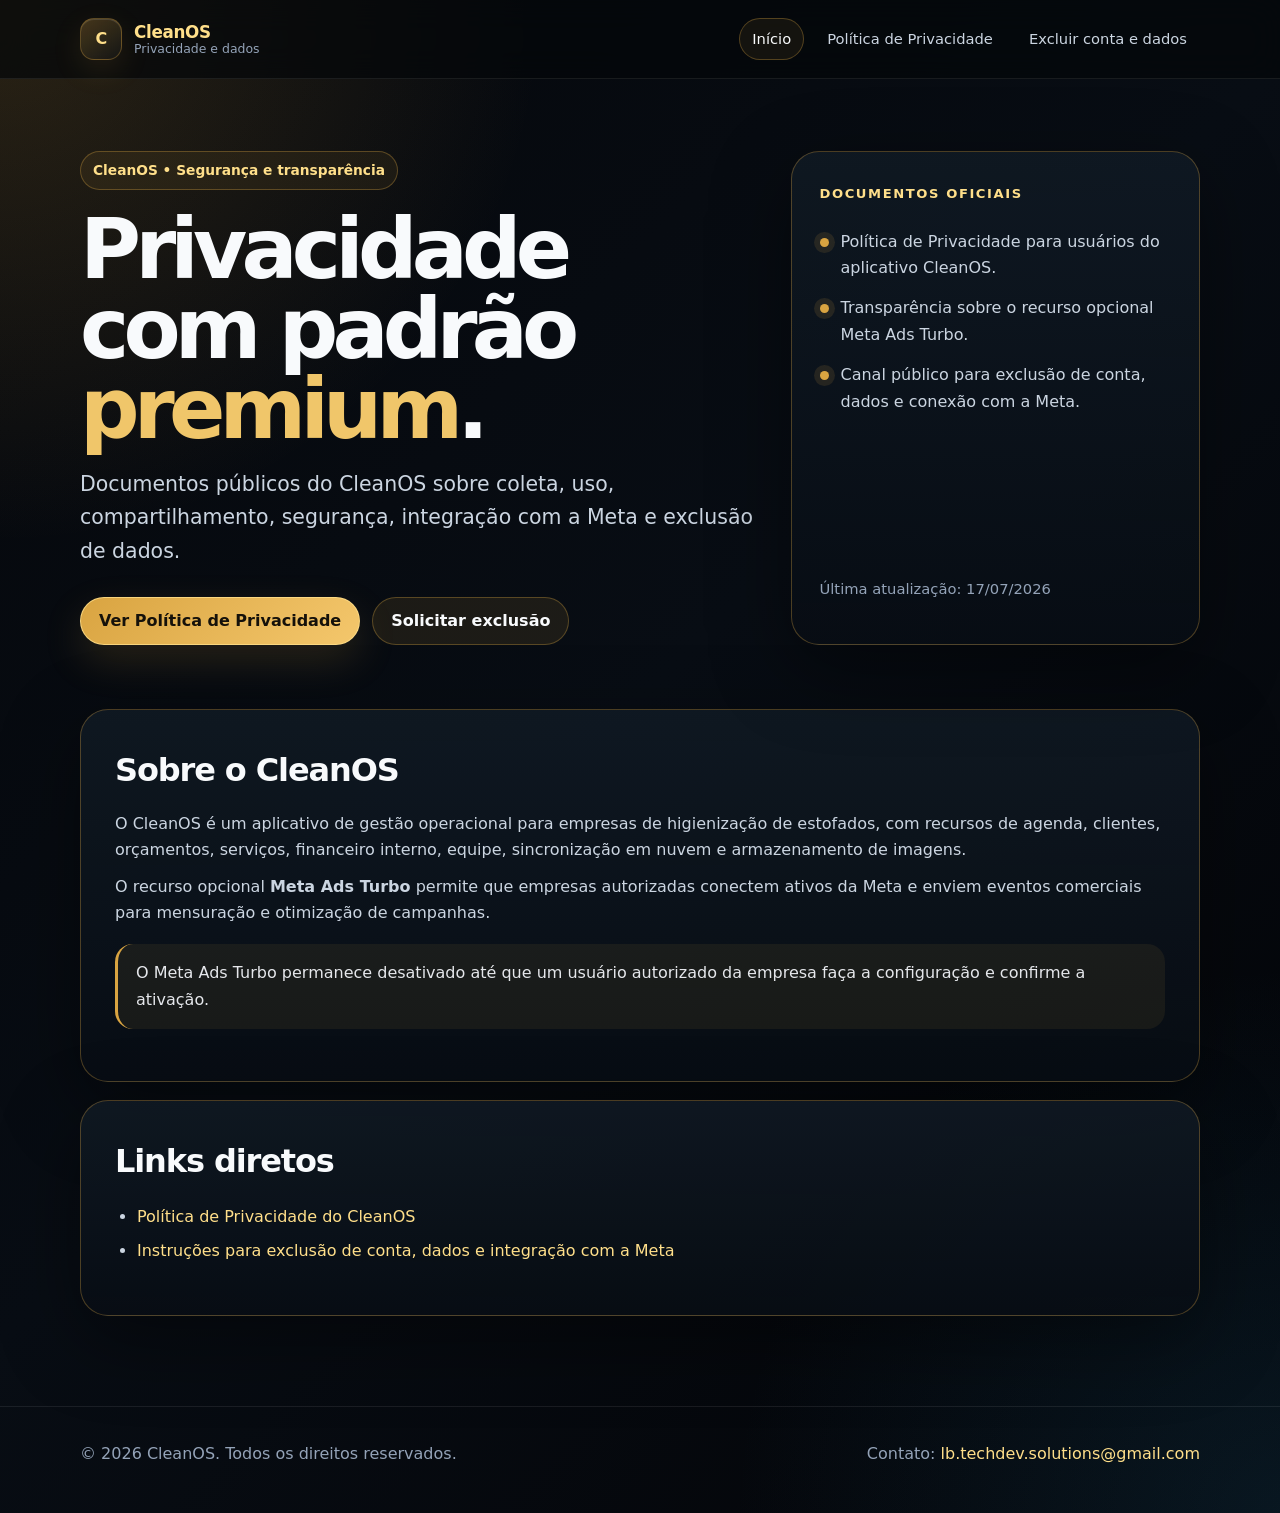
<file: index.html>
<!doctype html>
<html lang="pt-BR">
<head>
    <meta charset="utf-8">
    <meta name="viewport" content="width=device-width, initial-scale=1">
    <title>CleanOS — Privacidade e Dados</title>
    <meta name="description" content="Páginas oficiais de privacidade, segurança de dados e solicitação de exclusão de conta do CleanOS.">
    <link rel="stylesheet" href="styles.css">
</head>
<body>
<header class="header">
    <div class="container nav">
        <a class="brand" href="index.html" aria-label="CleanOS">
            <span class="brand-mark">C</span>
            <span class="brand-text">
                <span class="brand-title">CleanOS</span>
                <span class="brand-subtitle">Privacidade e dados</span>
            </span>
        </a>
        <nav class="nav-links" aria-label="Navegação principal">
            <a class="active" href="index.html">Início</a>
            <a href="privacy.html">Política de Privacidade</a>
            <a href="delete-account.html">Excluir conta e dados</a>
        </nav>
    </div>
</header>

<section class="hero">
    <div class="container hero-grid">
        <div>
            <span class="eyebrow">CleanOS • Segurança e transparência</span>
            <h1>Privacidade com padrão <span>premium</span>.</h1>
            <p class="lead">Documentos públicos do CleanOS sobre coleta, uso, compartilhamento, segurança, integração com a Meta e exclusão de dados.</p>
            <div class="actions">
                <a class="button primary" href="privacy.html">Ver Política de Privacidade</a>
                <a class="button" href="delete-account.html">Solicitar exclusão</a>
            </div>
        </div>
        <aside class="hero-card">
            <div>
                <span class="badge">Documentos oficiais</span>
                <ul class="meta-list">
                    <li>Política de Privacidade para usuários do aplicativo CleanOS.</li>
                    <li>Transparência sobre o recurso opcional Meta Ads Turbo.</li>
                    <li>Canal público para exclusão de conta, dados e conexão com a Meta.</li>
                </ul>
            </div>
            <p class="small">Última atualização: 17/07/2026</p>
        </aside>
    </div>
</section>

<main class="main">
    <div class="container">
        <section class="card">
            <h2>Sobre o CleanOS</h2>
            <p>O CleanOS é um aplicativo de gestão operacional para empresas de higienização de estofados, com recursos de agenda, clientes, orçamentos, serviços, financeiro interno, equipe, sincronização em nuvem e armazenamento de imagens.</p>
            <p>O recurso opcional <strong>Meta Ads Turbo</strong> permite que empresas autorizadas conectem ativos da Meta e enviem eventos comerciais para mensuração e otimização de campanhas.</p>
            <div class="notice">O Meta Ads Turbo permanece desativado até que um usuário autorizado da empresa faça a configuração e confirme a ativação.</div>
        </section>

        <section class="card">
            <h2>Links diretos</h2>
            <ul>
                <li><a href="privacy.html">Política de Privacidade do CleanOS</a></li>
                <li><a href="delete-account.html">Instruções para exclusão de conta, dados e integração com a Meta</a></li>
            </ul>
        </section>
    </div>
</main>

<footer class="footer">
    <div class="container footer-grid">
        <span>© 2026 CleanOS. Todos os direitos reservados.</span>
        <span>Contato: <a href="mailto:lb.techdev.solutions@gmail.com">lb.techdev.solutions@gmail.com</a></span>
    </div>
</footer>
</body>
</html>
</file>
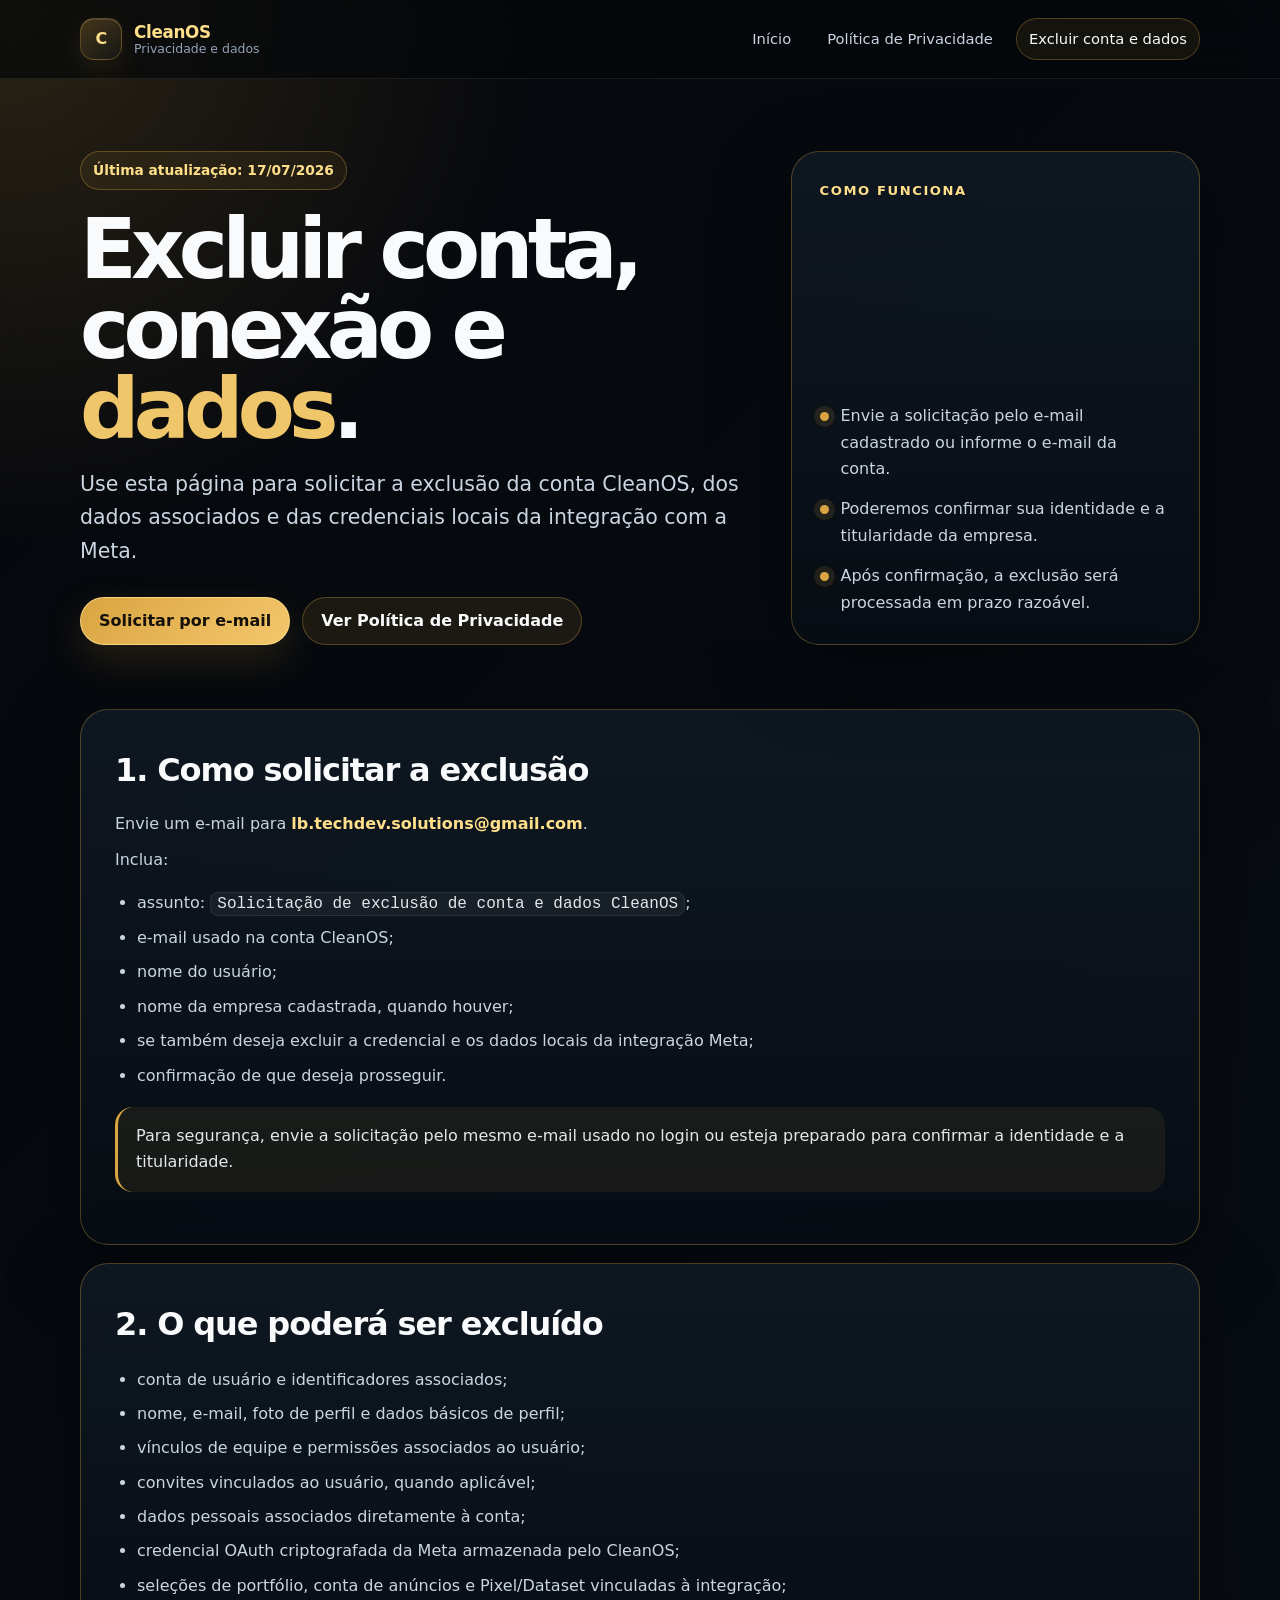
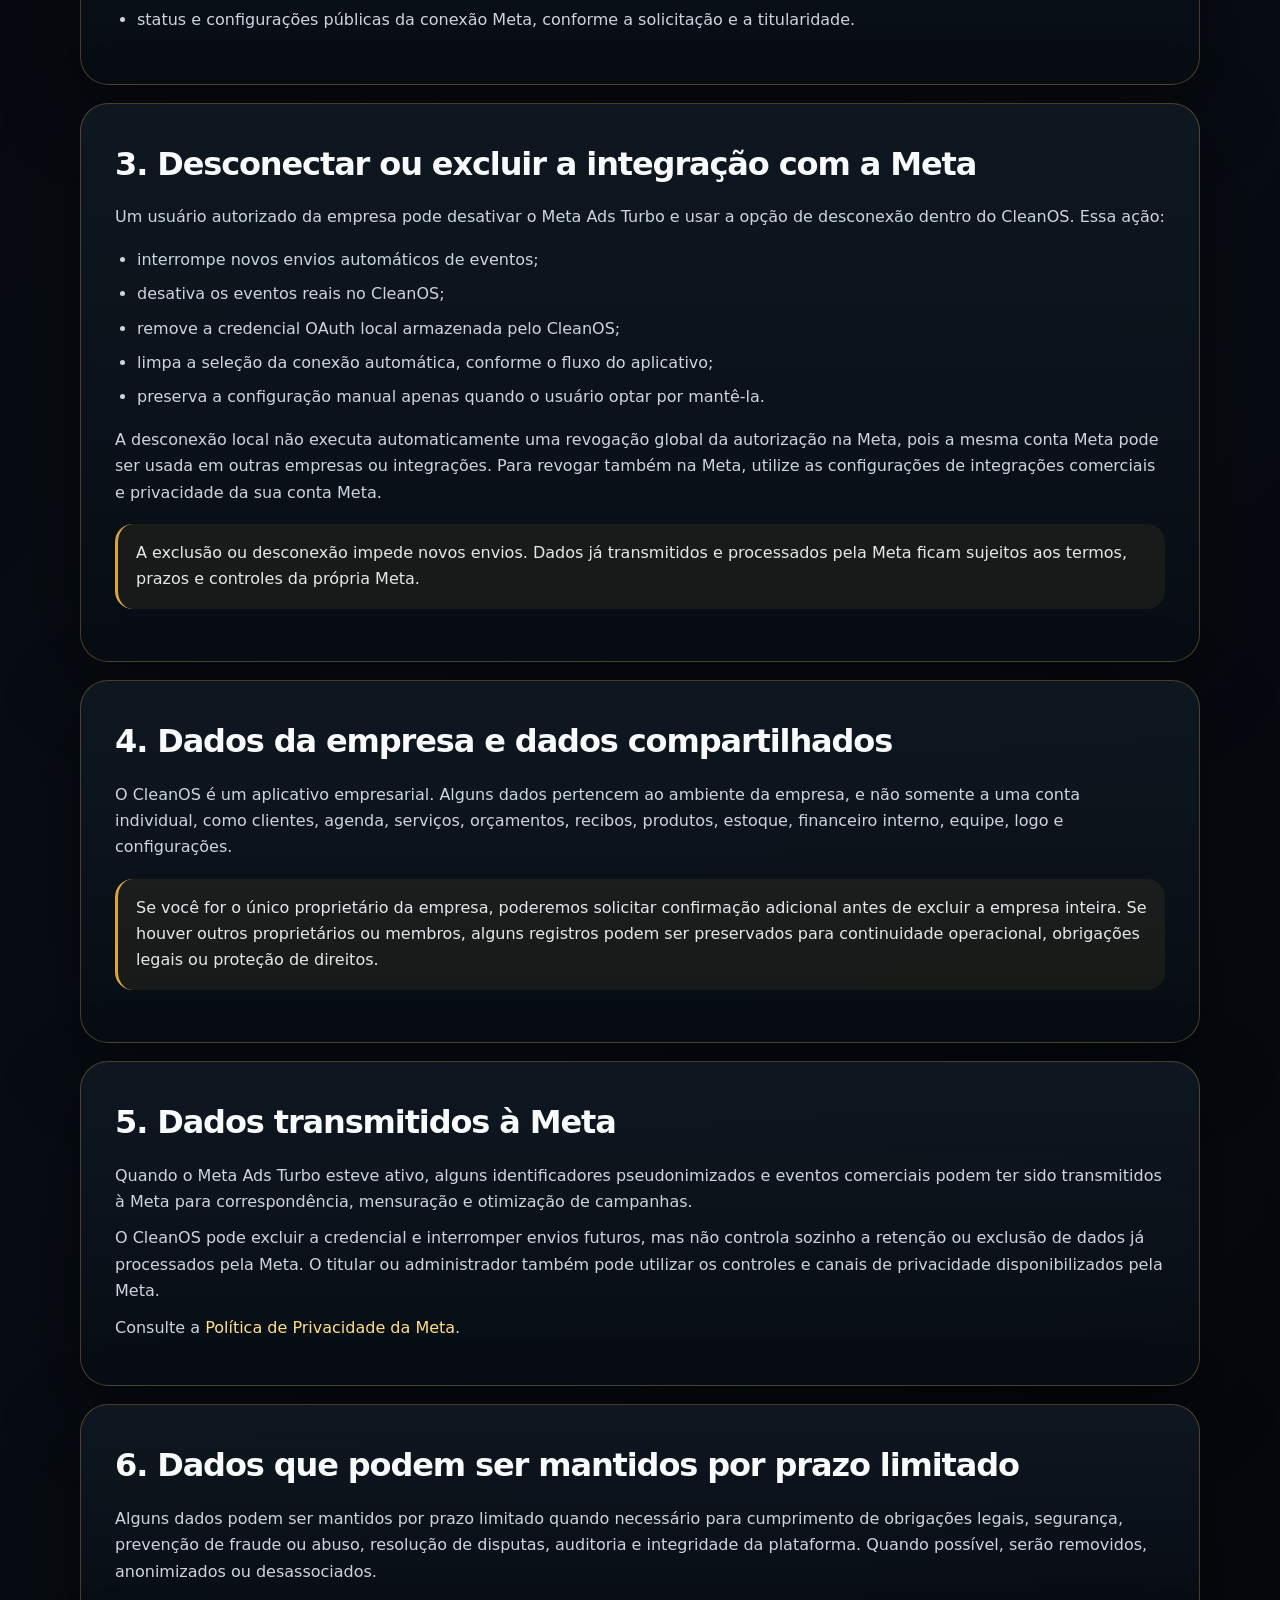
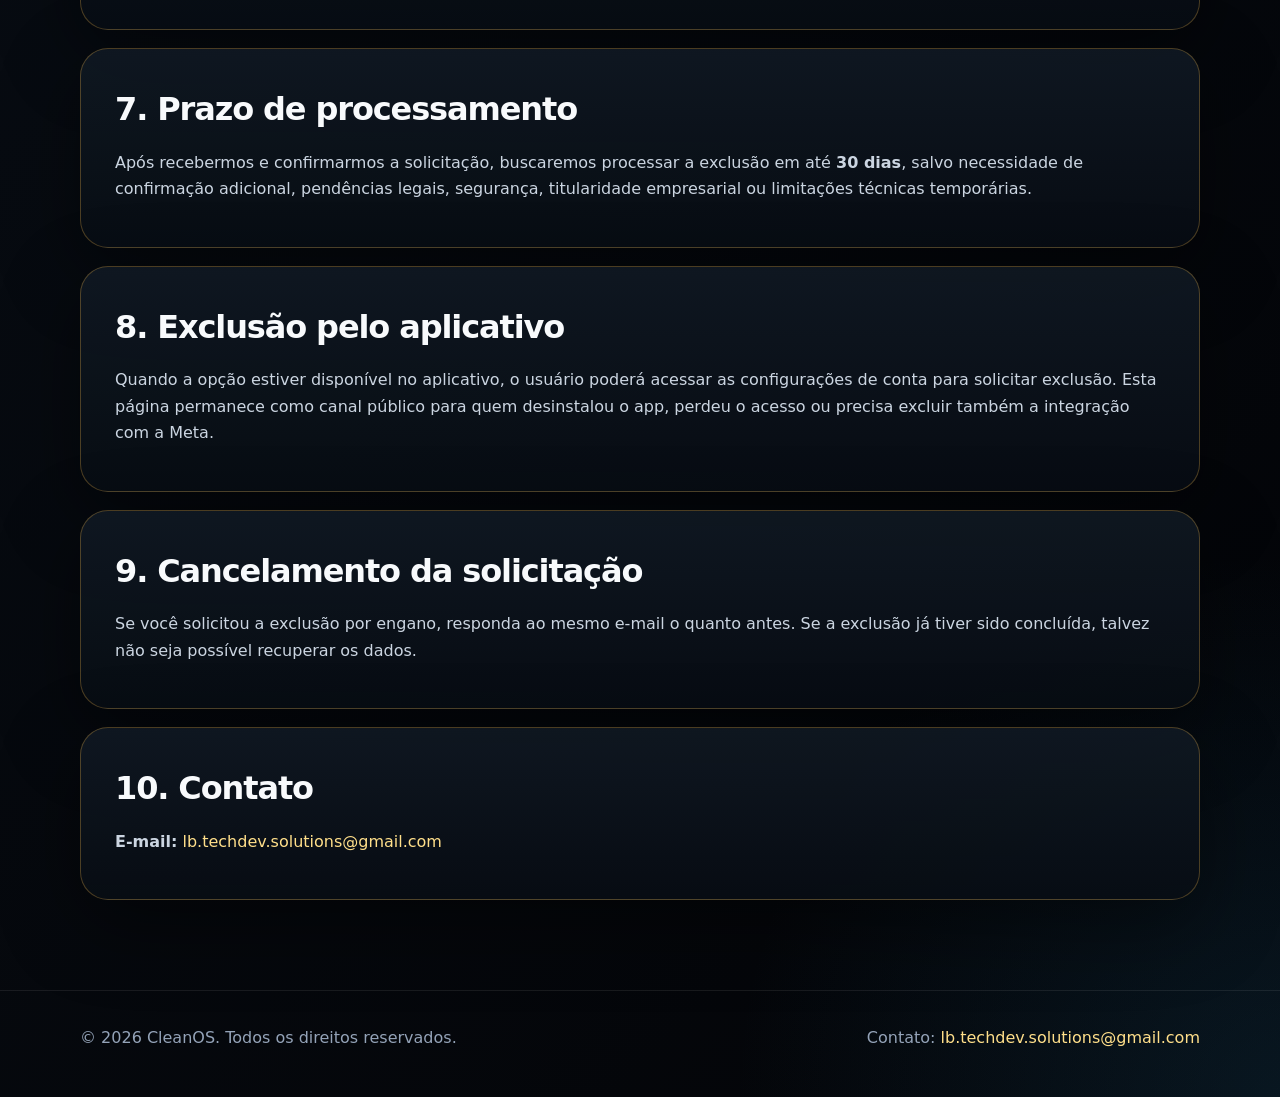
<file: delete-account.html>
<!doctype html>
<html lang="pt-BR">
<head>
    <meta charset="utf-8">
    <meta name="viewport" content="width=device-width, initial-scale=1">
    <title>Exclusão de Conta, Dados e Integração Meta — CleanOS</title>
    <meta name="description" content="Página para solicitar exclusão de conta, dados e credenciais da integração Meta do CleanOS.">
    <link rel="stylesheet" href="styles.css">
</head>
<body>
<header class="header">
    <div class="container nav">
        <a class="brand" href="index.html" aria-label="CleanOS">
            <span class="brand-mark">C</span>
            <span class="brand-text">
                <span class="brand-title">CleanOS</span>
                <span class="brand-subtitle">Privacidade e dados</span>
            </span>
        </a>
        <nav class="nav-links" aria-label="Navegação principal">
            <a href="index.html">Início</a>
            <a href="privacy.html">Política de Privacidade</a>
            <a class="active" href="delete-account.html">Excluir conta e dados</a>
        </nav>
    </div>
</header>

<section class="hero">
    <div class="container hero-grid">
        <div>
            <span class="eyebrow">Última atualização: 17/07/2026</span>
            <h1>Excluir conta, conexão e <span>dados</span>.</h1>
            <p class="lead">Use esta página para solicitar a exclusão da conta CleanOS, dos dados associados e das credenciais locais da integração com a Meta.</p>
            <div class="actions">
                <a class="button primary" href="mailto:lb.techdev.solutions@gmail.com?subject=Solicita%C3%A7%C3%A3o%20de%20exclus%C3%A3o%20de%20conta%20e%20dados%20CleanOS&body=Ol%C3%A1%2C%20quero%20solicitar%20a%20exclus%C3%A3o%20da%20minha%20conta%20e%20dos%20dados%20associados%20ao%20CleanOS.%0A%0AE-mail%20da%20conta%3A%20%0ANome%3A%20%0ANome%20da%20empresa%20no%20CleanOS%3A%20%0ATamb%C3%A9m%20desejo%20excluir%20a%20credencial%20da%20integra%C3%A7%C3%A3o%20Meta%3A%20Sim%2FN%C3%A3o%0AMotivo%20%28opcional%29%3A%20%0A%0AConfirmo%20que%20desejo%20prosseguir%20com%20a%20solicita%C3%A7%C3%A3o.">Solicitar por e-mail</a>
                <a class="button" href="privacy.html">Ver Política de Privacidade</a>
            </div>
        </div>
        <aside class="hero-card">
            <span class="badge">Como funciona</span>
            <ul class="meta-list">
                <li>Envie a solicitação pelo e-mail cadastrado ou informe o e-mail da conta.</li>
                <li>Poderemos confirmar sua identidade e a titularidade da empresa.</li>
                <li>Após confirmação, a exclusão será processada em prazo razoável.</li>
            </ul>
        </aside>
    </div>
</section>

<main class="main">
<div class="container">

<section class="card">
    <h2>1. Como solicitar a exclusão</h2>
    <p>Envie um e-mail para <strong><a href="mailto:lb.techdev.solutions@gmail.com">lb.techdev.solutions@gmail.com</a></strong>.</p>
    <p>Inclua:</p>
    <ul>
        <li>assunto: <span class="code">Solicitação de exclusão de conta e dados CleanOS</span>;</li>
        <li>e-mail usado na conta CleanOS;</li>
        <li>nome do usuário;</li>
        <li>nome da empresa cadastrada, quando houver;</li>
        <li>se também deseja excluir a credencial e os dados locais da integração Meta;</li>
        <li>confirmação de que deseja prosseguir.</li>
    </ul>
    <div class="notice">Para segurança, envie a solicitação pelo mesmo e-mail usado no login ou esteja preparado para confirmar a identidade e a titularidade.</div>
</section>

<section class="card">
    <h2>2. O que poderá ser excluído</h2>
    <ul>
        <li>conta de usuário e identificadores associados;</li>
        <li>nome, e-mail, foto de perfil e dados básicos de perfil;</li>
        <li>vínculos de equipe e permissões associados ao usuário;</li>
        <li>convites vinculados ao usuário, quando aplicável;</li>
        <li>dados pessoais associados diretamente à conta;</li>
        <li>credencial OAuth criptografada da Meta armazenada pelo CleanOS;</li>
        <li>seleções de portfólio, conta de anúncios e Pixel/Dataset vinculadas à integração;</li>
        <li>status e configurações públicas da conexão Meta, conforme a solicitação e a titularidade.</li>
    </ul>
</section>

<section class="card">
    <h2>3. Desconectar ou excluir a integração com a Meta</h2>
    <p>Um usuário autorizado da empresa pode desativar o Meta Ads Turbo e usar a opção de desconexão dentro do CleanOS. Essa ação:</p>
    <ul>
        <li>interrompe novos envios automáticos de eventos;</li>
        <li>desativa os eventos reais no CleanOS;</li>
        <li>remove a credencial OAuth local armazenada pelo CleanOS;</li>
        <li>limpa a seleção da conexão automática, conforme o fluxo do aplicativo;</li>
        <li>preserva a configuração manual apenas quando o usuário optar por mantê-la.</li>
    </ul>
    <p>A desconexão local não executa automaticamente uma revogação global da autorização na Meta, pois a mesma conta Meta pode ser usada em outras empresas ou integrações. Para revogar também na Meta, utilize as configurações de integrações comerciais e privacidade da sua conta Meta.</p>
    <div class="notice">A exclusão ou desconexão impede novos envios. Dados já transmitidos e processados pela Meta ficam sujeitos aos termos, prazos e controles da própria Meta.</div>
</section>

<section class="card">
    <h2>4. Dados da empresa e dados compartilhados</h2>
    <p>O CleanOS é um aplicativo empresarial. Alguns dados pertencem ao ambiente da empresa, e não somente a uma conta individual, como clientes, agenda, serviços, orçamentos, recibos, produtos, estoque, financeiro interno, equipe, logo e configurações.</p>
    <div class="notice">Se você for o único proprietário da empresa, poderemos solicitar confirmação adicional antes de excluir a empresa inteira. Se houver outros proprietários ou membros, alguns registros podem ser preservados para continuidade operacional, obrigações legais ou proteção de direitos.</div>
</section>

<section class="card">
    <h2>5. Dados transmitidos à Meta</h2>
    <p>Quando o Meta Ads Turbo esteve ativo, alguns identificadores pseudonimizados e eventos comerciais podem ter sido transmitidos à Meta para correspondência, mensuração e otimização de campanhas.</p>
    <p>O CleanOS pode excluir a credencial e interromper envios futuros, mas não controla sozinho a retenção ou exclusão de dados já processados pela Meta. O titular ou administrador também pode utilizar os controles e canais de privacidade disponibilizados pela Meta.</p>
    <p>Consulte a <a href="https://www.facebook.com/privacy/policy/" target="_blank" rel="noopener noreferrer">Política de Privacidade da Meta</a>.</p>
</section>

<section class="card">
    <h2>6. Dados que podem ser mantidos por prazo limitado</h2>
    <p>Alguns dados podem ser mantidos por prazo limitado quando necessário para cumprimento de obrigações legais, segurança, prevenção de fraude ou abuso, resolução de disputas, auditoria e integridade da plataforma. Quando possível, serão removidos, anonimizados ou desassociados.</p>
</section>

<section class="card">
    <h2>7. Prazo de processamento</h2>
    <p>Após recebermos e confirmarmos a solicitação, buscaremos processar a exclusão em até <strong>30 dias</strong>, salvo necessidade de confirmação adicional, pendências legais, segurança, titularidade empresarial ou limitações técnicas temporárias.</p>
</section>

<section class="card">
    <h2>8. Exclusão pelo aplicativo</h2>
    <p>Quando a opção estiver disponível no aplicativo, o usuário poderá acessar as configurações de conta para solicitar exclusão. Esta página permanece como canal público para quem desinstalou o app, perdeu o acesso ou precisa excluir também a integração com a Meta.</p>
</section>

<section class="card">
    <h2>9. Cancelamento da solicitação</h2>
    <p>Se você solicitou a exclusão por engano, responda ao mesmo e-mail o quanto antes. Se a exclusão já tiver sido concluída, talvez não seja possível recuperar os dados.</p>
</section>

<section class="card">
    <h2>10. Contato</h2>
    <p><strong>E-mail:</strong> <a href="mailto:lb.techdev.solutions@gmail.com">lb.techdev.solutions@gmail.com</a></p>
</section>

</div>
</main>

<footer class="footer">
    <div class="container footer-grid">
        <span>© 2026 CleanOS. Todos os direitos reservados.</span>
        <span>Contato: <a href="mailto:lb.techdev.solutions@gmail.com">lb.techdev.solutions@gmail.com</a></span>
    </div>
</footer>
</body>
</html>
</file>
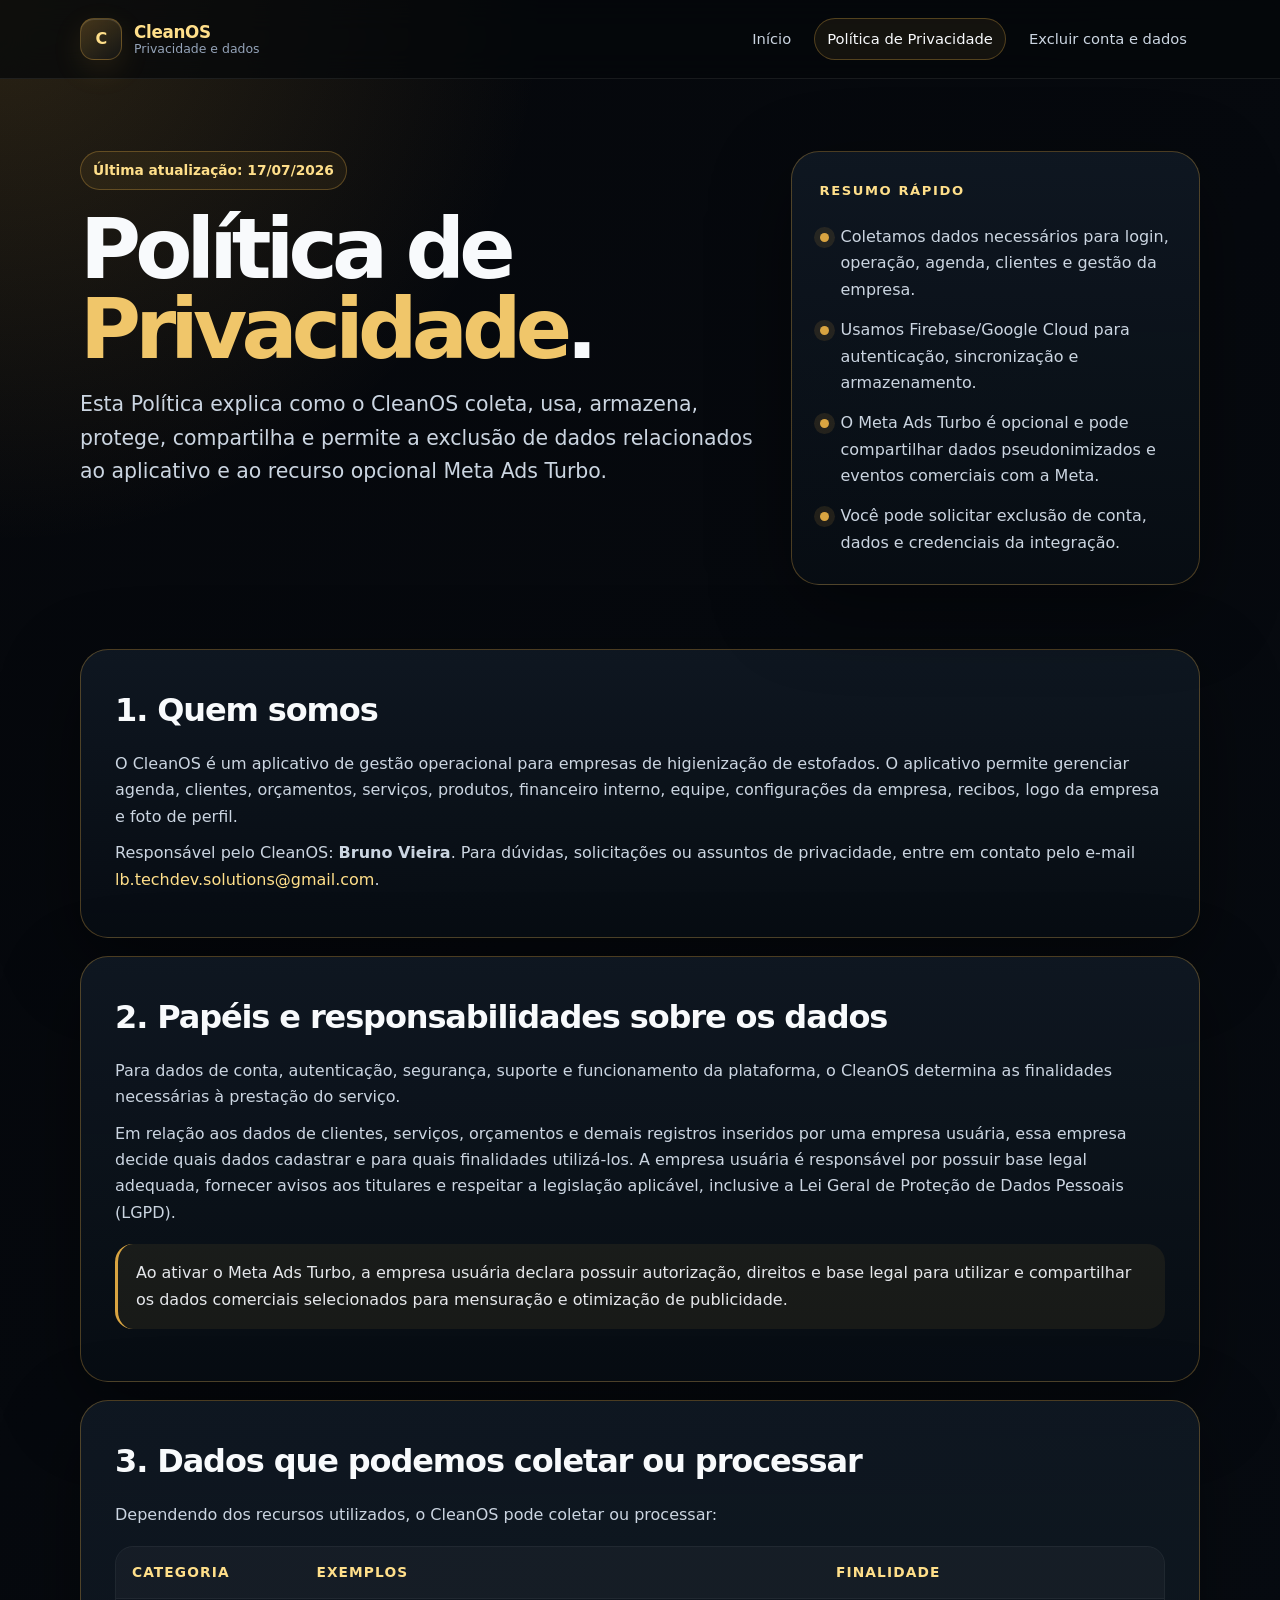
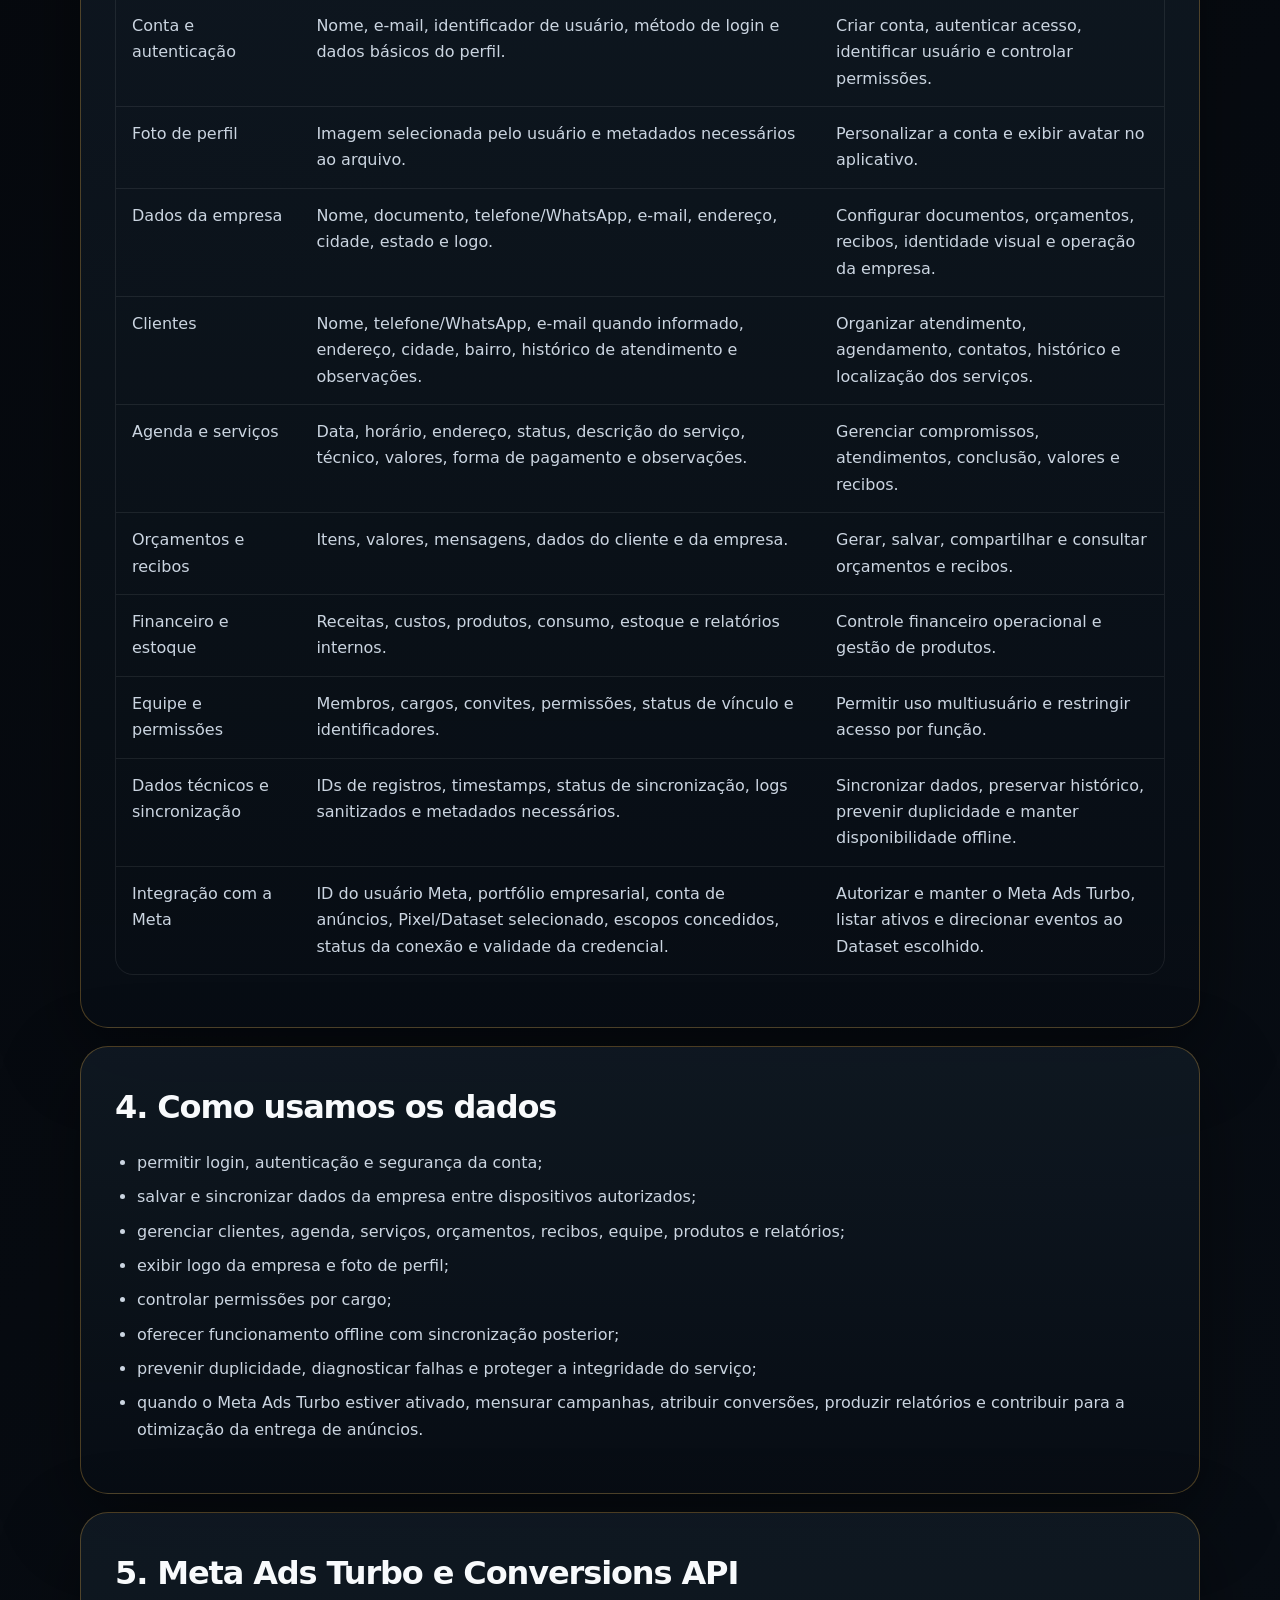
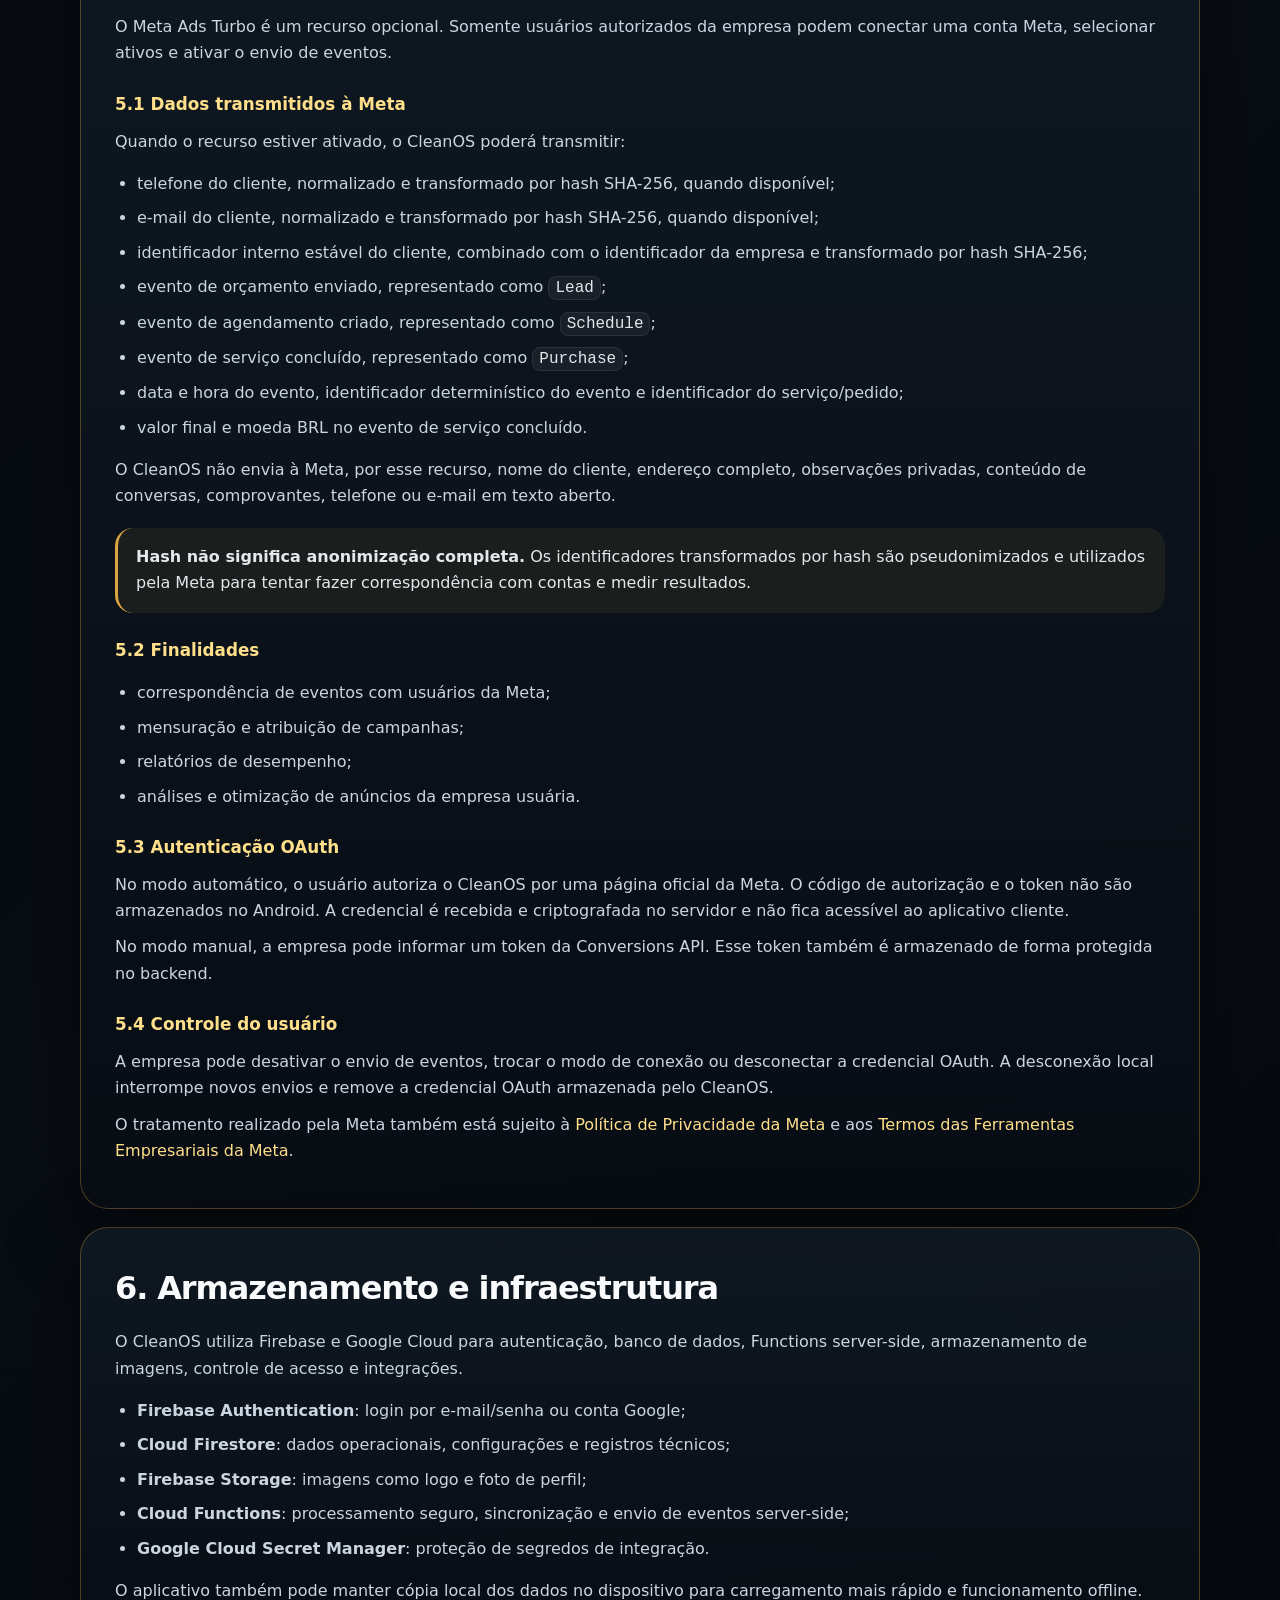
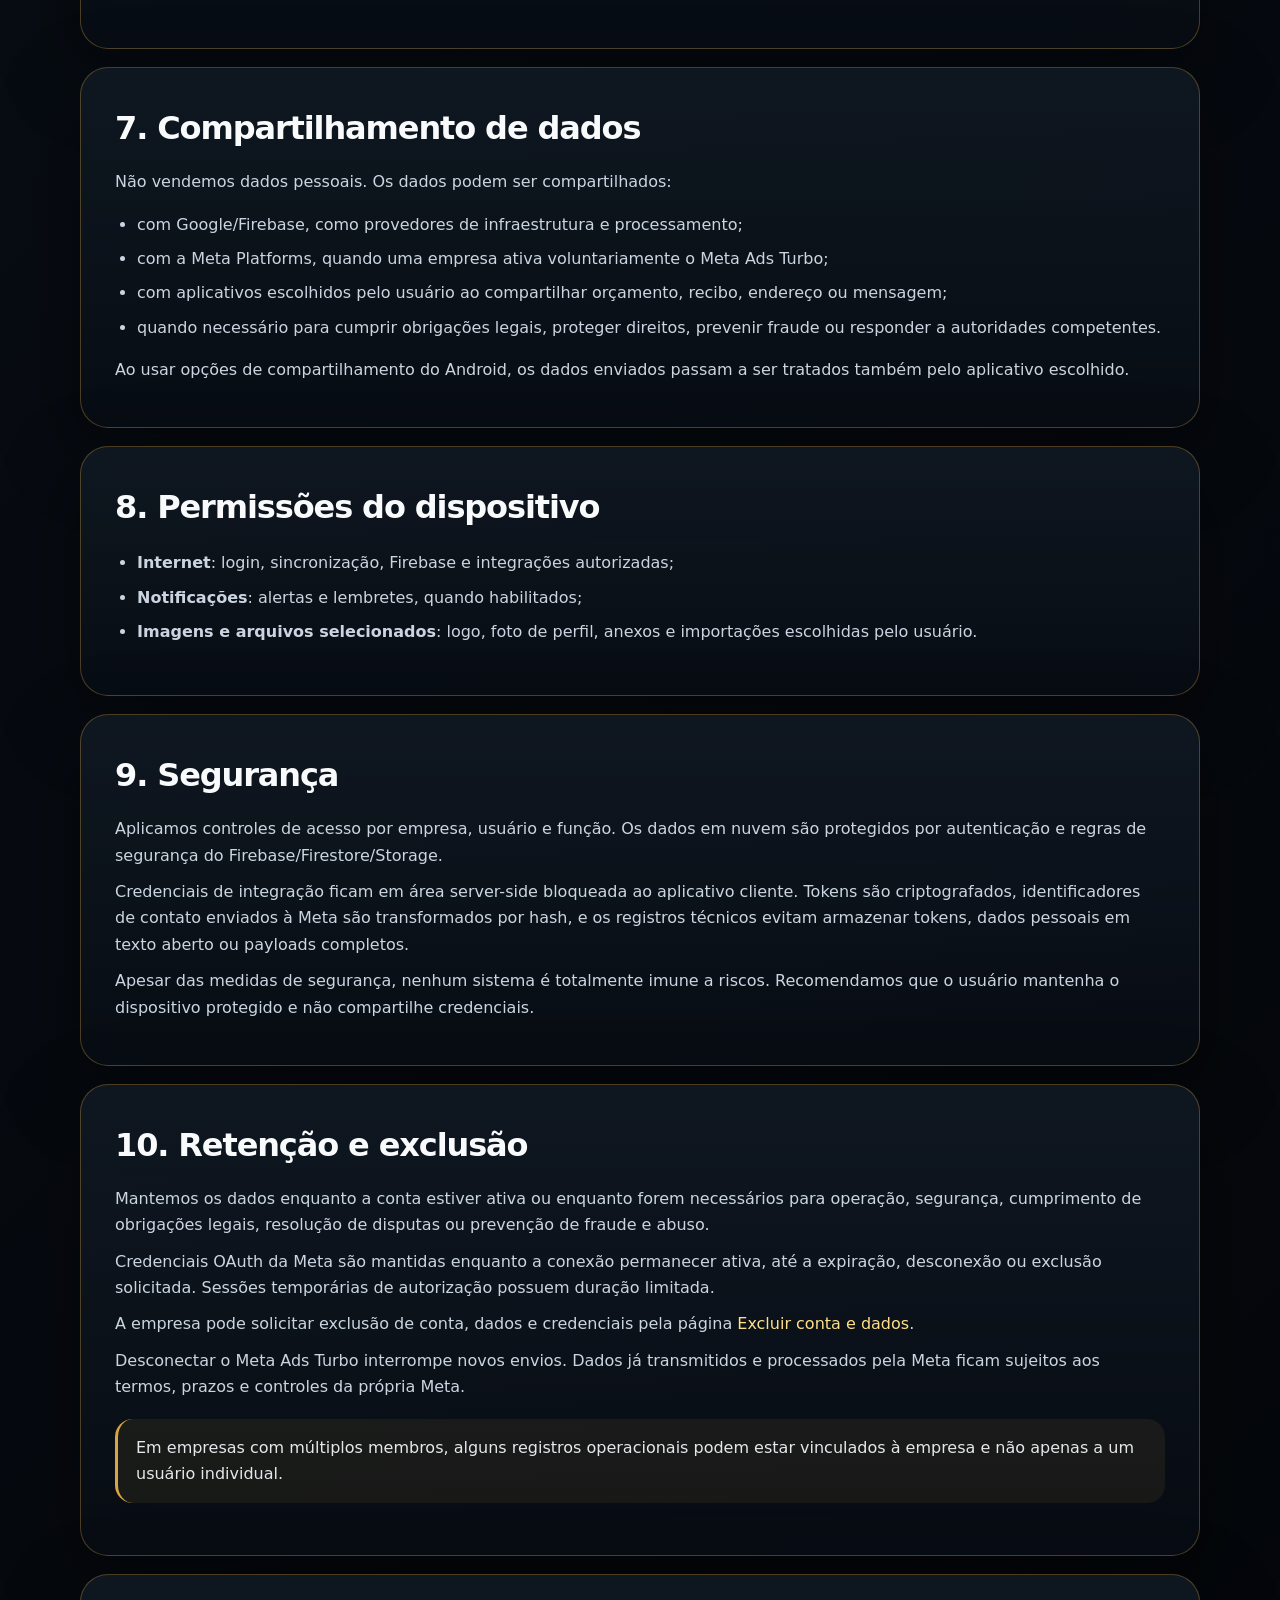
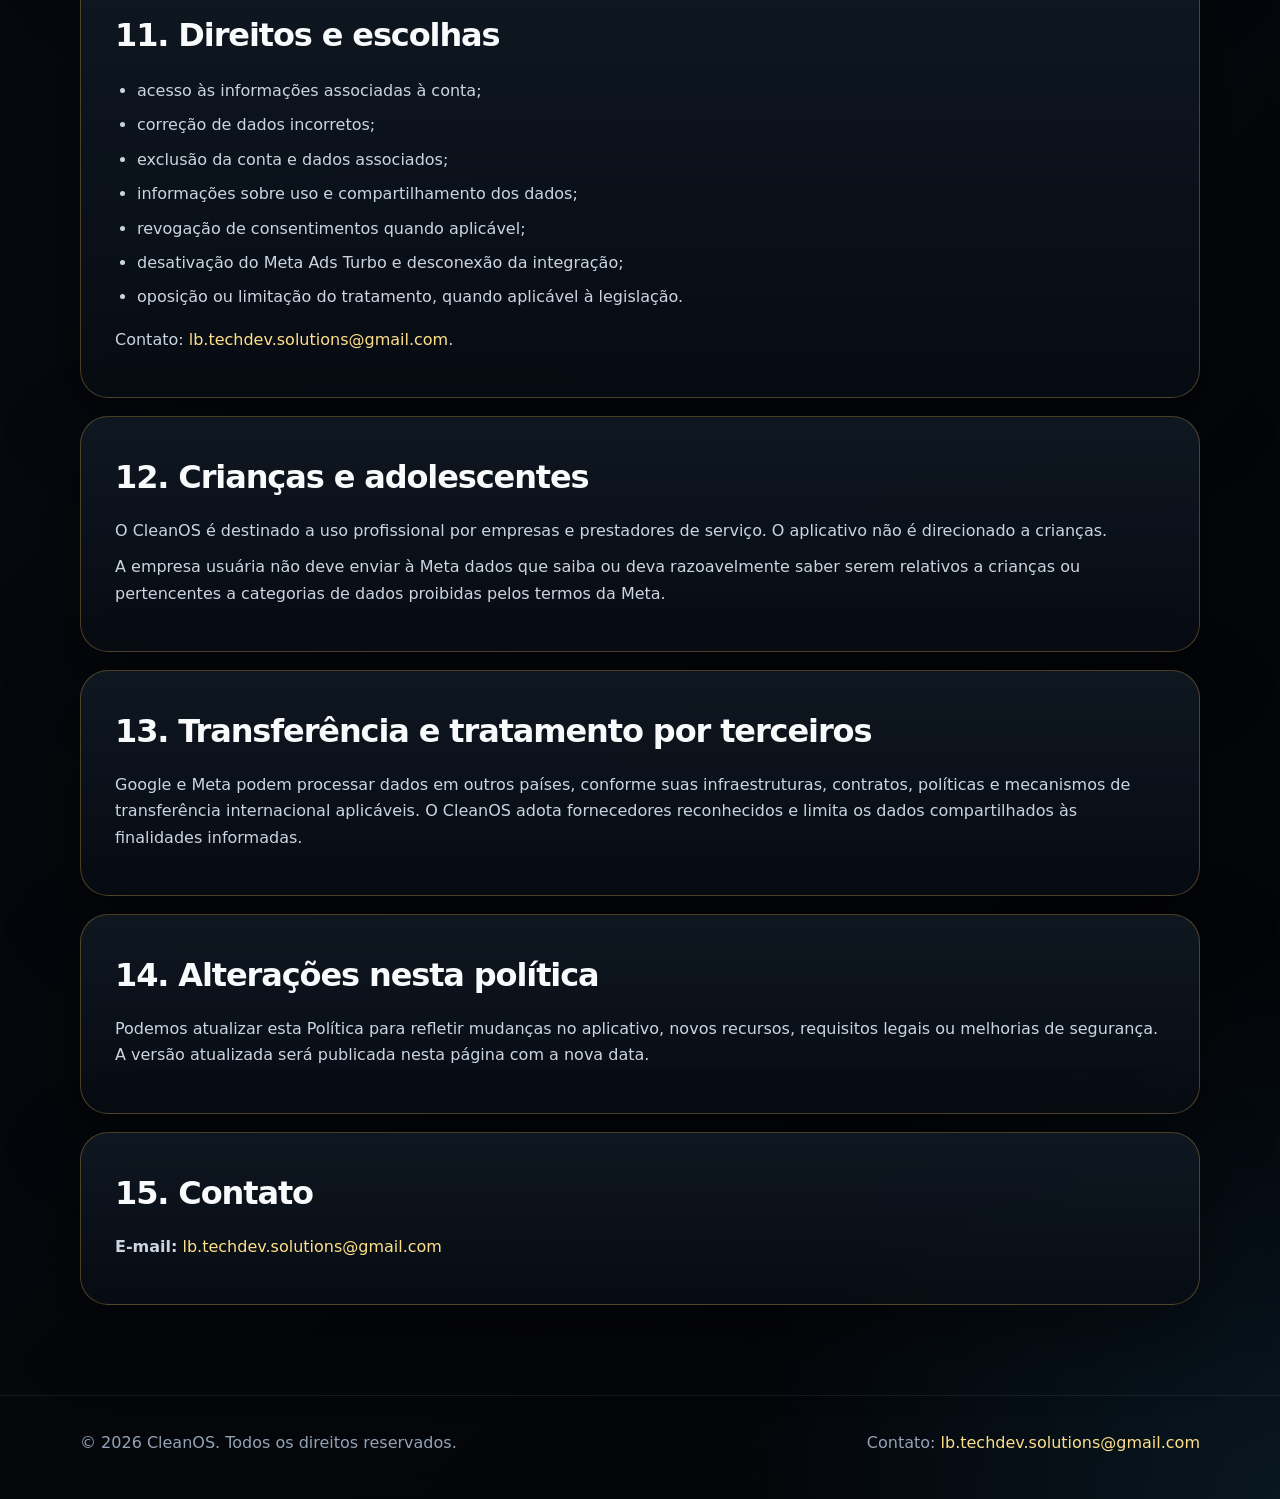
<file: privacy.html>
<!doctype html>
<html lang="pt-BR">
<head>
    <meta charset="utf-8">
    <meta name="viewport" content="width=device-width, initial-scale=1">
    <title>Política de Privacidade — CleanOS</title>
    <meta name="description" content="Política de Privacidade do aplicativo CleanOS, incluindo o recurso Meta Ads Turbo.">
    <link rel="stylesheet" href="styles.css">
</head>
<body>
<header class="header">
    <div class="container nav">
        <a class="brand" href="index.html" aria-label="CleanOS">
            <span class="brand-mark">C</span>
            <span class="brand-text">
                <span class="brand-title">CleanOS</span>
                <span class="brand-subtitle">Privacidade e dados</span>
            </span>
        </a>
        <nav class="nav-links" aria-label="Navegação principal">
            <a href="index.html">Início</a>
            <a class="active" href="privacy.html">Política de Privacidade</a>
            <a href="delete-account.html">Excluir conta e dados</a>
        </nav>
    </div>
</header>

<section class="hero">
    <div class="container hero-grid">
        <div>
            <span class="eyebrow">Última atualização: 17/07/2026</span>
            <h1>Política de <span>Privacidade</span>.</h1>
            <p class="lead">Esta Política explica como o CleanOS coleta, usa, armazena, protege, compartilha e permite a exclusão de dados relacionados ao aplicativo e ao recurso opcional Meta Ads Turbo.</p>
        </div>
        <aside class="hero-card">
            <span class="badge">Resumo rápido</span>
            <ul class="meta-list">
                <li>Coletamos dados necessários para login, operação, agenda, clientes e gestão da empresa.</li>
                <li>Usamos Firebase/Google Cloud para autenticação, sincronização e armazenamento.</li>
                <li>O Meta Ads Turbo é opcional e pode compartilhar dados pseudonimizados e eventos comerciais com a Meta.</li>
                <li>Você pode solicitar exclusão de conta, dados e credenciais da integração.</li>
            </ul>
        </aside>
    </div>
</section>

<main class="main">
<div class="container">

<section class="card">
    <h2>1. Quem somos</h2>
    <p>O CleanOS é um aplicativo de gestão operacional para empresas de higienização de estofados. O aplicativo permite gerenciar agenda, clientes, orçamentos, serviços, produtos, financeiro interno, equipe, configurações da empresa, recibos, logo da empresa e foto de perfil.</p>
    <p>Responsável pelo CleanOS: <strong>Bruno Vieira</strong>. Para dúvidas, solicitações ou assuntos de privacidade, entre em contato pelo e-mail <a href="mailto:lb.techdev.solutions@gmail.com">lb.techdev.solutions@gmail.com</a>.</p>
</section>

<section class="card">
    <h2>2. Papéis e responsabilidades sobre os dados</h2>
    <p>Para dados de conta, autenticação, segurança, suporte e funcionamento da plataforma, o CleanOS determina as finalidades necessárias à prestação do serviço.</p>
    <p>Em relação aos dados de clientes, serviços, orçamentos e demais registros inseridos por uma empresa usuária, essa empresa decide quais dados cadastrar e para quais finalidades utilizá-los. A empresa usuária é responsável por possuir base legal adequada, fornecer avisos aos titulares e respeitar a legislação aplicável, inclusive a Lei Geral de Proteção de Dados Pessoais (LGPD).</p>
    <div class="notice">Ao ativar o Meta Ads Turbo, a empresa usuária declara possuir autorização, direitos e base legal para utilizar e compartilhar os dados comerciais selecionados para mensuração e otimização de publicidade.</div>
</section>

<section class="card">
    <h2>3. Dados que podemos coletar ou processar</h2>
    <p>Dependendo dos recursos utilizados, o CleanOS pode coletar ou processar:</p>
    <div class="table-wrap">
        <table>
            <thead>
                <tr><th>Categoria</th><th>Exemplos</th><th>Finalidade</th></tr>
            </thead>
            <tbody>
                <tr><td>Conta e autenticação</td><td>Nome, e-mail, identificador de usuário, método de login e dados básicos do perfil.</td><td>Criar conta, autenticar acesso, identificar usuário e controlar permissões.</td></tr>
                <tr><td>Foto de perfil</td><td>Imagem selecionada pelo usuário e metadados necessários ao arquivo.</td><td>Personalizar a conta e exibir avatar no aplicativo.</td></tr>
                <tr><td>Dados da empresa</td><td>Nome, documento, telefone/WhatsApp, e-mail, endereço, cidade, estado e logo.</td><td>Configurar documentos, orçamentos, recibos, identidade visual e operação da empresa.</td></tr>
                <tr><td>Clientes</td><td>Nome, telefone/WhatsApp, e-mail quando informado, endereço, cidade, bairro, histórico de atendimento e observações.</td><td>Organizar atendimento, agendamento, contatos, histórico e localização dos serviços.</td></tr>
                <tr><td>Agenda e serviços</td><td>Data, horário, endereço, status, descrição do serviço, técnico, valores, forma de pagamento e observações.</td><td>Gerenciar compromissos, atendimentos, conclusão, valores e recibos.</td></tr>
                <tr><td>Orçamentos e recibos</td><td>Itens, valores, mensagens, dados do cliente e da empresa.</td><td>Gerar, salvar, compartilhar e consultar orçamentos e recibos.</td></tr>
                <tr><td>Financeiro e estoque</td><td>Receitas, custos, produtos, consumo, estoque e relatórios internos.</td><td>Controle financeiro operacional e gestão de produtos.</td></tr>
                <tr><td>Equipe e permissões</td><td>Membros, cargos, convites, permissões, status de vínculo e identificadores.</td><td>Permitir uso multiusuário e restringir acesso por função.</td></tr>
                <tr><td>Dados técnicos e sincronização</td><td>IDs de registros, timestamps, status de sincronização, logs sanitizados e metadados necessários.</td><td>Sincronizar dados, preservar histórico, prevenir duplicidade e manter disponibilidade offline.</td></tr>
                <tr><td>Integração com a Meta</td><td>ID do usuário Meta, portfólio empresarial, conta de anúncios, Pixel/Dataset selecionado, escopos concedidos, status da conexão e validade da credencial.</td><td>Autorizar e manter o Meta Ads Turbo, listar ativos e direcionar eventos ao Dataset escolhido.</td></tr>
            </tbody>
        </table>
    </div>
</section>

<section class="card">
    <h2>4. Como usamos os dados</h2>
    <ul>
        <li>permitir login, autenticação e segurança da conta;</li>
        <li>salvar e sincronizar dados da empresa entre dispositivos autorizados;</li>
        <li>gerenciar clientes, agenda, serviços, orçamentos, recibos, equipe, produtos e relatórios;</li>
        <li>exibir logo da empresa e foto de perfil;</li>
        <li>controlar permissões por cargo;</li>
        <li>oferecer funcionamento offline com sincronização posterior;</li>
        <li>prevenir duplicidade, diagnosticar falhas e proteger a integridade do serviço;</li>
        <li>quando o Meta Ads Turbo estiver ativado, mensurar campanhas, atribuir conversões, produzir relatórios e contribuir para a otimização da entrega de anúncios.</li>
    </ul>
</section>

<section class="card">
    <h2>5. Meta Ads Turbo e Conversions API</h2>
    <p>O Meta Ads Turbo é um recurso opcional. Somente usuários autorizados da empresa podem conectar uma conta Meta, selecionar ativos e ativar o envio de eventos.</p>

    <h3>5.1 Dados transmitidos à Meta</h3>
    <p>Quando o recurso estiver ativado, o CleanOS poderá transmitir:</p>
    <ul>
        <li>telefone do cliente, normalizado e transformado por hash SHA-256, quando disponível;</li>
        <li>e-mail do cliente, normalizado e transformado por hash SHA-256, quando disponível;</li>
        <li>identificador interno estável do cliente, combinado com o identificador da empresa e transformado por hash SHA-256;</li>
        <li>evento de orçamento enviado, representado como <span class="code">Lead</span>;</li>
        <li>evento de agendamento criado, representado como <span class="code">Schedule</span>;</li>
        <li>evento de serviço concluído, representado como <span class="code">Purchase</span>;</li>
        <li>data e hora do evento, identificador determinístico do evento e identificador do serviço/pedido;</li>
        <li>valor final e moeda BRL no evento de serviço concluído.</li>
    </ul>

    <p>O CleanOS não envia à Meta, por esse recurso, nome do cliente, endereço completo, observações privadas, conteúdo de conversas, comprovantes, telefone ou e-mail em texto aberto.</p>

    <div class="notice"><strong>Hash não significa anonimização completa.</strong> Os identificadores transformados por hash são pseudonimizados e utilizados pela Meta para tentar fazer correspondência com contas e medir resultados.</div>

    <h3>5.2 Finalidades</h3>
    <ul>
        <li>correspondência de eventos com usuários da Meta;</li>
        <li>mensuração e atribuição de campanhas;</li>
        <li>relatórios de desempenho;</li>
        <li>análises e otimização de anúncios da empresa usuária.</li>
    </ul>

    <h3>5.3 Autenticação OAuth</h3>
    <p>No modo automático, o usuário autoriza o CleanOS por uma página oficial da Meta. O código de autorização e o token não são armazenados no Android. A credencial é recebida e criptografada no servidor e não fica acessível ao aplicativo cliente.</p>
    <p>No modo manual, a empresa pode informar um token da Conversions API. Esse token também é armazenado de forma protegida no backend.</p>

    <h3>5.4 Controle do usuário</h3>
    <p>A empresa pode desativar o envio de eventos, trocar o modo de conexão ou desconectar a credencial OAuth. A desconexão local interrompe novos envios e remove a credencial OAuth armazenada pelo CleanOS.</p>
    <p>O tratamento realizado pela Meta também está sujeito à <a href="https://www.facebook.com/privacy/policy/" target="_blank" rel="noopener noreferrer">Política de Privacidade da Meta</a> e aos <a href="https://www.facebook.com/legal/terms/businesstools" target="_blank" rel="noopener noreferrer">Termos das Ferramentas Empresariais da Meta</a>.</p>
</section>

<section class="card">
    <h2>6. Armazenamento e infraestrutura</h2>
    <p>O CleanOS utiliza Firebase e Google Cloud para autenticação, banco de dados, Functions server-side, armazenamento de imagens, controle de acesso e integrações.</p>
    <ul>
        <li><strong>Firebase Authentication</strong>: login por e-mail/senha ou conta Google;</li>
        <li><strong>Cloud Firestore</strong>: dados operacionais, configurações e registros técnicos;</li>
        <li><strong>Firebase Storage</strong>: imagens como logo e foto de perfil;</li>
        <li><strong>Cloud Functions</strong>: processamento seguro, sincronização e envio de eventos server-side;</li>
        <li><strong>Google Cloud Secret Manager</strong>: proteção de segredos de integração.</li>
    </ul>
    <p>O aplicativo também pode manter cópia local dos dados no dispositivo para carregamento mais rápido e funcionamento offline.</p>
</section>

<section class="card">
    <h2>7. Compartilhamento de dados</h2>
    <p>Não vendemos dados pessoais. Os dados podem ser compartilhados:</p>
    <ul>
        <li>com Google/Firebase, como provedores de infraestrutura e processamento;</li>
        <li>com a Meta Platforms, quando uma empresa ativa voluntariamente o Meta Ads Turbo;</li>
        <li>com aplicativos escolhidos pelo usuário ao compartilhar orçamento, recibo, endereço ou mensagem;</li>
        <li>quando necessário para cumprir obrigações legais, proteger direitos, prevenir fraude ou responder a autoridades competentes.</li>
    </ul>
    <p>Ao usar opções de compartilhamento do Android, os dados enviados passam a ser tratados também pelo aplicativo escolhido.</p>
</section>

<section class="card">
    <h2>8. Permissões do dispositivo</h2>
    <ul>
        <li><strong>Internet</strong>: login, sincronização, Firebase e integrações autorizadas;</li>
        <li><strong>Notificações</strong>: alertas e lembretes, quando habilitados;</li>
        <li><strong>Imagens e arquivos selecionados</strong>: logo, foto de perfil, anexos e importações escolhidas pelo usuário.</li>
    </ul>
</section>

<section class="card">
    <h2>9. Segurança</h2>
    <p>Aplicamos controles de acesso por empresa, usuário e função. Os dados em nuvem são protegidos por autenticação e regras de segurança do Firebase/Firestore/Storage.</p>
    <p>Credenciais de integração ficam em área server-side bloqueada ao aplicativo cliente. Tokens são criptografados, identificadores de contato enviados à Meta são transformados por hash, e os registros técnicos evitam armazenar tokens, dados pessoais em texto aberto ou payloads completos.</p>
    <p>Apesar das medidas de segurança, nenhum sistema é totalmente imune a riscos. Recomendamos que o usuário mantenha o dispositivo protegido e não compartilhe credenciais.</p>
</section>

<section class="card">
    <h2>10. Retenção e exclusão</h2>
    <p>Mantemos os dados enquanto a conta estiver ativa ou enquanto forem necessários para operação, segurança, cumprimento de obrigações legais, resolução de disputas ou prevenção de fraude e abuso.</p>
    <p>Credenciais OAuth da Meta são mantidas enquanto a conexão permanecer ativa, até a expiração, desconexão ou exclusão solicitada. Sessões temporárias de autorização possuem duração limitada.</p>
    <p>A empresa pode solicitar exclusão de conta, dados e credenciais pela página <a href="delete-account.html">Excluir conta e dados</a>.</p>
    <p>Desconectar o Meta Ads Turbo interrompe novos envios. Dados já transmitidos e processados pela Meta ficam sujeitos aos termos, prazos e controles da própria Meta.</p>
    <div class="notice">Em empresas com múltiplos membros, alguns registros operacionais podem estar vinculados à empresa e não apenas a um usuário individual.</div>
</section>

<section class="card">
    <h2>11. Direitos e escolhas</h2>
    <ul>
        <li>acesso às informações associadas à conta;</li>
        <li>correção de dados incorretos;</li>
        <li>exclusão da conta e dados associados;</li>
        <li>informações sobre uso e compartilhamento dos dados;</li>
        <li>revogação de consentimentos quando aplicável;</li>
        <li>desativação do Meta Ads Turbo e desconexão da integração;</li>
        <li>oposição ou limitação do tratamento, quando aplicável à legislação.</li>
    </ul>
    <p>Contato: <a href="mailto:lb.techdev.solutions@gmail.com">lb.techdev.solutions@gmail.com</a>.</p>
</section>

<section class="card">
    <h2>12. Crianças e adolescentes</h2>
    <p>O CleanOS é destinado a uso profissional por empresas e prestadores de serviço. O aplicativo não é direcionado a crianças.</p>
    <p>A empresa usuária não deve enviar à Meta dados que saiba ou deva razoavelmente saber serem relativos a crianças ou pertencentes a categorias de dados proibidas pelos termos da Meta.</p>
</section>

<section class="card">
    <h2>13. Transferência e tratamento por terceiros</h2>
    <p>Google e Meta podem processar dados em outros países, conforme suas infraestruturas, contratos, políticas e mecanismos de transferência internacional aplicáveis. O CleanOS adota fornecedores reconhecidos e limita os dados compartilhados às finalidades informadas.</p>
</section>

<section class="card">
    <h2>14. Alterações nesta política</h2>
    <p>Podemos atualizar esta Política para refletir mudanças no aplicativo, novos recursos, requisitos legais ou melhorias de segurança. A versão atualizada será publicada nesta página com a nova data.</p>
</section>

<section class="card">
    <h2>15. Contato</h2>
    <p><strong>E-mail:</strong> <a href="mailto:lb.techdev.solutions@gmail.com">lb.techdev.solutions@gmail.com</a></p>
</section>

</div>
</main>

<footer class="footer">
    <div class="container footer-grid">
        <span>© 2026 CleanOS. Todos os direitos reservados.</span>
        <span>Contato: <a href="mailto:lb.techdev.solutions@gmail.com">lb.techdev.solutions@gmail.com</a></span>
    </div>
</footer>
</body>
</html>
</file>
<file: styles.css>
/* CleanOS GitHub Pages - Premium Navy & Gold */
:root{--navy-950:#05070b;--navy-900:#080d14;--navy-800:#101923;--gold-500:#d9a441;--gold-400:#f0c66a;--gold-300:#ffdf8a;--text-100:#f8fafc;--text-200:#e5e7eb;--text-300:#cbd5e1;--text-400:#94a3b8;--danger:#ef4444;--success:#22c55e;--border:rgba(217,164,65,.32);--border-soft:rgba(255,255,255,.08);--shadow:0 24px 80px rgba(0,0,0,.42)}
*{box-sizing:border-box}html{scroll-behavior:smooth}body{margin:0;font-family:Inter,ui-sans-serif,system-ui,-apple-system,BlinkMacSystemFont,"Segoe UI",sans-serif;color:var(--text-100);background:radial-gradient(circle at top left,rgba(217,164,65,.18),transparent 34rem),radial-gradient(circle at bottom right,rgba(28,89,124,.22),transparent 34rem),linear-gradient(135deg,var(--navy-950),var(--navy-900) 48%,#030407);min-height:100vh;line-height:1.65}a{color:var(--gold-300);text-decoration:none}a:hover{color:#fff2c2;text-decoration:underline}.container{width:min(1120px,calc(100% - 32px));margin:0 auto}.header{position:sticky;top:0;z-index:10;backdrop-filter:blur(16px);background:rgba(5,7,11,.72);border-bottom:1px solid var(--border-soft)}.nav{display:flex;align-items:center;justify-content:space-between;gap:16px;padding:18px 0}.brand{display:flex;align-items:center;gap:12px;min-width:0}.brand-mark{width:42px;height:42px;display:grid;place-items:center;border-radius:14px;background:linear-gradient(145deg,rgba(217,164,65,.28),rgba(255,255,255,.04));border:1px solid var(--border);box-shadow:inset 0 1px 0 rgba(255,255,255,.12),0 10px 30px rgba(217,164,65,.12);color:var(--gold-300);font-weight:900;letter-spacing:-.06em}.brand-text{display:flex;flex-direction:column;line-height:1.1}.brand-title{font-size:1.05rem;font-weight:850;letter-spacing:-.02em}.brand-subtitle{font-size:.78rem;color:var(--text-400)}.nav-links{display:flex;align-items:center;gap:10px;flex-wrap:wrap;justify-content:flex-end}.nav-links a{color:var(--text-300);font-size:.92rem;padding:8px 12px;border-radius:999px;border:1px solid transparent}.nav-links a:hover,.nav-links a.active{color:var(--text-100);text-decoration:none;border-color:var(--border);background:rgba(217,164,65,.08)}.hero{padding:72px 0 38px}.hero-grid{display:grid;grid-template-columns:1.25fr .75fr;gap:28px;align-items:stretch}.eyebrow{display:inline-flex;align-items:center;gap:8px;padding:7px 12px;border:1px solid var(--border);border-radius:999px;background:rgba(217,164,65,.08);color:var(--gold-300);font-weight:700;font-size:.86rem}h1{font-size:clamp(2.4rem,7vw,5.2rem);line-height:.96;letter-spacing:-.07em;margin:20px 0 18px}h1 span,.gold{color:var(--gold-400)}.lead{font-size:clamp(1.05rem,2.4vw,1.28rem);color:var(--text-300);max-width:760px;margin:0}.hero-card,.card{border:1px solid var(--border);background:linear-gradient(180deg,rgba(16,25,35,.9),rgba(8,13,20,.88));border-radius:28px;box-shadow:var(--shadow)}.hero-card{padding:28px;display:flex;flex-direction:column;justify-content:space-between}.badge{color:var(--gold-300);font-size:.82rem;text-transform:uppercase;letter-spacing:.12em;font-weight:800}.meta-list{padding:0;margin:22px 0 0;list-style:none;display:grid;gap:14px}.meta-list li{display:flex;align-items:flex-start;gap:12px;color:var(--text-300)}.meta-list li::before{content:"";width:9px;height:9px;border-radius:999px;margin-top:9px;background:var(--gold-500);box-shadow:0 0 0 6px rgba(217,164,65,.12);flex:0 0 auto}.actions{display:flex;flex-wrap:wrap;gap:12px;margin-top:28px}.button{display:inline-flex;align-items:center;justify-content:center;min-height:48px;padding:0 18px;border-radius:999px;border:1px solid var(--border);background:rgba(217,164,65,.1);color:var(--text-100);font-weight:800}.button.primary{background:linear-gradient(135deg,var(--gold-500),#f4c76c);color:#15110a;border-color:rgba(255,223,138,.8);box-shadow:0 16px 40px rgba(217,164,65,.16)}.button:hover{text-decoration:none;transform:translateY(-1px)}.main{padding:26px 0 72px}.card{padding:clamp(20px,4vw,34px);margin-bottom:18px}.card h2{margin:0 0 14px;font-size:clamp(1.35rem,3vw,2rem);letter-spacing:-.035em}.card h3{margin:24px 0 8px;color:var(--gold-300);font-size:1.05rem}.card p{color:var(--text-300);margin:10px 0}.card ul,.card ol{color:var(--text-300);padding-left:22px}.card li{margin:8px 0}.notice{border-left:3px solid var(--gold-500);background:rgba(217,164,65,.08);border-radius:18px;padding:16px 18px;color:var(--text-200);margin:18px 0}.table-wrap{overflow-x:auto;margin:18px 0;border:1px solid var(--border-soft);border-radius:18px}table{width:100%;border-collapse:collapse;min-width:720px;color:var(--text-300)}th,td{text-align:left;padding:14px 16px;border-bottom:1px solid var(--border-soft);vertical-align:top}th{color:var(--gold-300);font-size:.86rem;text-transform:uppercase;letter-spacing:.08em;background:rgba(255,255,255,.03)}tr:last-child td{border-bottom:0}.footer{padding:34px 0 46px;border-top:1px solid var(--border-soft);color:var(--text-400)}.footer-grid{display:flex;justify-content:space-between;gap:18px;flex-wrap:wrap}.small{font-size:.92rem;color:var(--text-400)}.code{font-family:ui-monospace,SFMono-Regular,Menlo,Consolas,monospace;background:rgba(255,255,255,.05);border:1px solid var(--border-soft);padding:2px 6px;border-radius:8px;color:var(--text-200)}@media(max-width:820px){.hero-grid{grid-template-columns:1fr}.nav{align-items:flex-start;flex-direction:column}.nav-links{justify-content:flex-start}.hero{padding-top:46px}}
</file>
